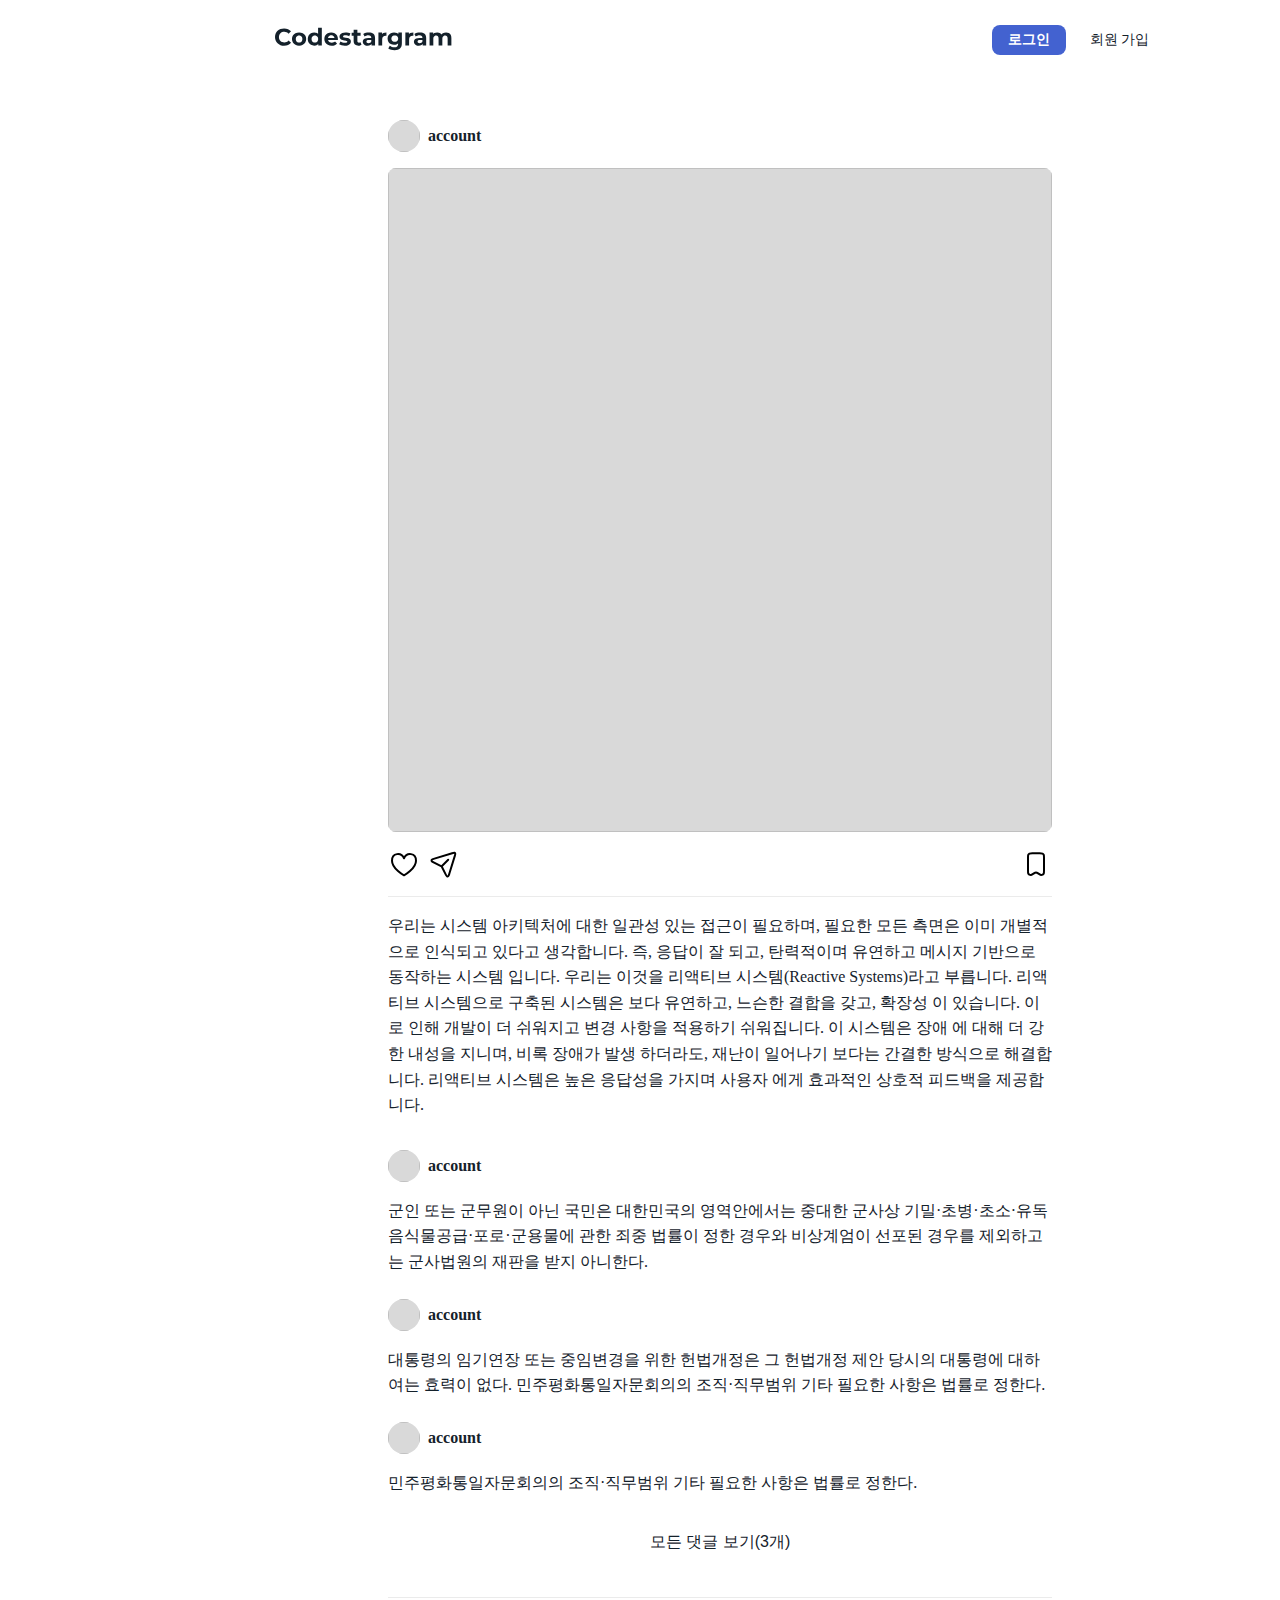
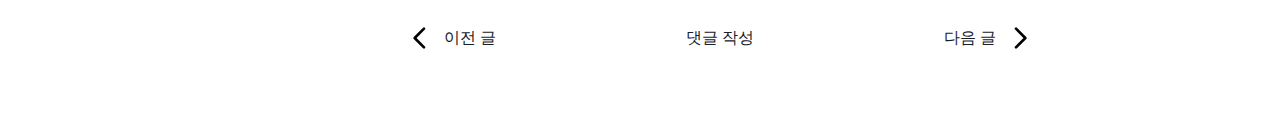
<file: src/main/resources/static/index.html>
<!DOCTYPE html>
<html>
<head>
    <meta charset="UTF-8"/>
    <meta name="viewport" content="width=device-width, initial-scale=1.0"/>
    <link href="./reset.css" rel="stylesheet"/>
    <link href="./global.css" rel="stylesheet"/>
    <link href="./main.css" rel="stylesheet"/>
</head>
<body>
<div class="container">
    <header class="header">
        <a href="/"><img src="./img/signiture.svg"/></a>
        <ul class="header__menu">
            <li class="header__menu__item">
                <a class="btn btn_contained btn_size_s" href="/login">로그인</a>
            </li>
            <li class="header__menu__item">
                <a class="btn btn_ghost btn_size_s" href="/registration">
                    회원 가입
                </a>
            </li>
        </ul>
    </header>
    <div class="wrapper">
        <div class="post">
            <div class="post__account">
                <img class="post__account__img"/>
                <p class="post__account__nickname">account</p>
            </div>
            <img class="post__img"/>
            <div class="post__menu">
                <ul class="post__menu__personal">
                    <li>
                        <button class="post__menu__btn">
                            <img src="./img/like.svg"/>
                        </button>
                    </li>
                    <li>
                        <button class="post__menu__btn">
                            <img src="./img/sendLink.svg"/>
                        </button>
                    </li>
                </ul>
                <button class="post__menu__btn">
                    <img src="./img/bookMark.svg"/>
                </button>
            </div>
            <p class="post__article">
                우리는 시스템 아키텍처에 대한 일관성 있는 접근이 필요하며, 필요한
                모든 측면은 이미 개별적으로 인식되고 있다고 생각합니다. 즉, 응답이
                잘 되고, 탄력적이며 유연하고 메시지 기반으로 동작하는 시스템 입니다.
                우리는 이것을 리액티브 시스템(Reactive Systems)라고 부릅니다.
                리액티브 시스템으로 구축된 시스템은 보다 유연하고, 느슨한 결합을
                갖고, 확장성 이 있습니다. 이로 인해 개발이 더 쉬워지고 변경 사항을
                적용하기 쉬워집니다. 이 시스템은 장애 에 대해 더 강한 내성을 지니며,
                비록 장애가 발생 하더라도, 재난이 일어나기 보다는 간결한 방식으로
                해결합니다. 리액티브 시스템은 높은 응답성을 가지며 사용자 에게
                효과적인 상호적 피드백을 제공합니다.
            </p>
        </div>
        <ul class="comment">
            <li class="comment__item">
                <div class="comment__item__user">
                    <img class="comment__item__user__img"/>
                    <p class="comment__item__user__nickname">account</p>
                </div>
                <p class="comment__item__article">
                    군인 또는 군무원이 아닌 국민은 대한민국의 영역안에서는 중대한
                    군사상 기밀·초병·초소·유독음식물공급·포로·군용물에 관한 죄중
                    법률이 정한 경우와 비상계엄이 선포된 경우를 제외하고는 군사법원의
                    재판을 받지 아니한다.
                </p>
            </li>
            <li class="comment__item">
                <div class="comment__item__user">
                    <img class="comment__item__user__img"/>
                    <p class="comment__item__user__nickname">account</p>
                </div>
                <p class="comment__item__article">
                    대통령의 임기연장 또는 중임변경을 위한 헌법개정은 그 헌법개정 제안
                    당시의 대통령에 대하여는 효력이 없다. 민주평화통일자문회의의
                    조직·직무범위 기타 필요한 사항은 법률로 정한다.
                </p>
            </li>
            <li class="comment__item">
                <div class="comment__item__user">
                    <img class="comment__item__user__img"/>
                    <p class="comment__item__user__nickname">account</p>
                </div>
                <p class="comment__item__article">
                    민주평화통일자문회의의 조직·직무범위 기타 필요한 사항은 법률로
                    정한다.
                </p>
            </li>
            <li class="comment__item hidden">
                <div class="comment__item__user">
                    <img class="comment__item__user__img"/>
                    <p class="comment__item__user__nickname">account</p>
                </div>
                <p class="comment__item__article">Comment 1</p>
            </li>
            <li class="comment__item hidden">
                <div class="comment__item__user">
                    <img class="comment__item__user__img"/>
                    <p class="comment__item__user__nickname">account</p>
                </div>
                <p class="comment__item__article">Comment 2</p>
            </li>
            <li class="comment__item hidden">
                <div class="comment__item__user">
                    <img class="comment__item__user__img"/>
                    <p class="comment__item__user__nickname">account</p>
                </div>
                <p class="comment__item__article">Comment 3</p>
            </li>
            <button id="show-all-btn" class="btn btn_ghost btn_size_m">
                모든 댓글 보기(3개)
            </button>
        </ul>
        <nav class="nav">
            <ul class="nav__menu">
                <li class="nav__menu__item">
                    <a class="nav__menu__item__btn" href="">
                        <img
                                class="nav__menu__item__img"
                                src="./img/ci_chevron-left.svg"
                        />
                        이전 글
                    </a>
                </li>
                <li class="nav__menu__item">
                    <a class="btn btn_ghost btn_size_m">댓글 작성</a>
                </li>
                <li class="nav__menu__item">
                    <a class="nav__menu__item__btn" href="">
                        다음 글
                        <img
                                class="nav__menu__item__img"
                                src="./img/ci_chevron-right.svg"
                        />
                    </a>
                </li>
            </ul>
        </nav>
    </div>
</div>
</body>
</html>
</file>
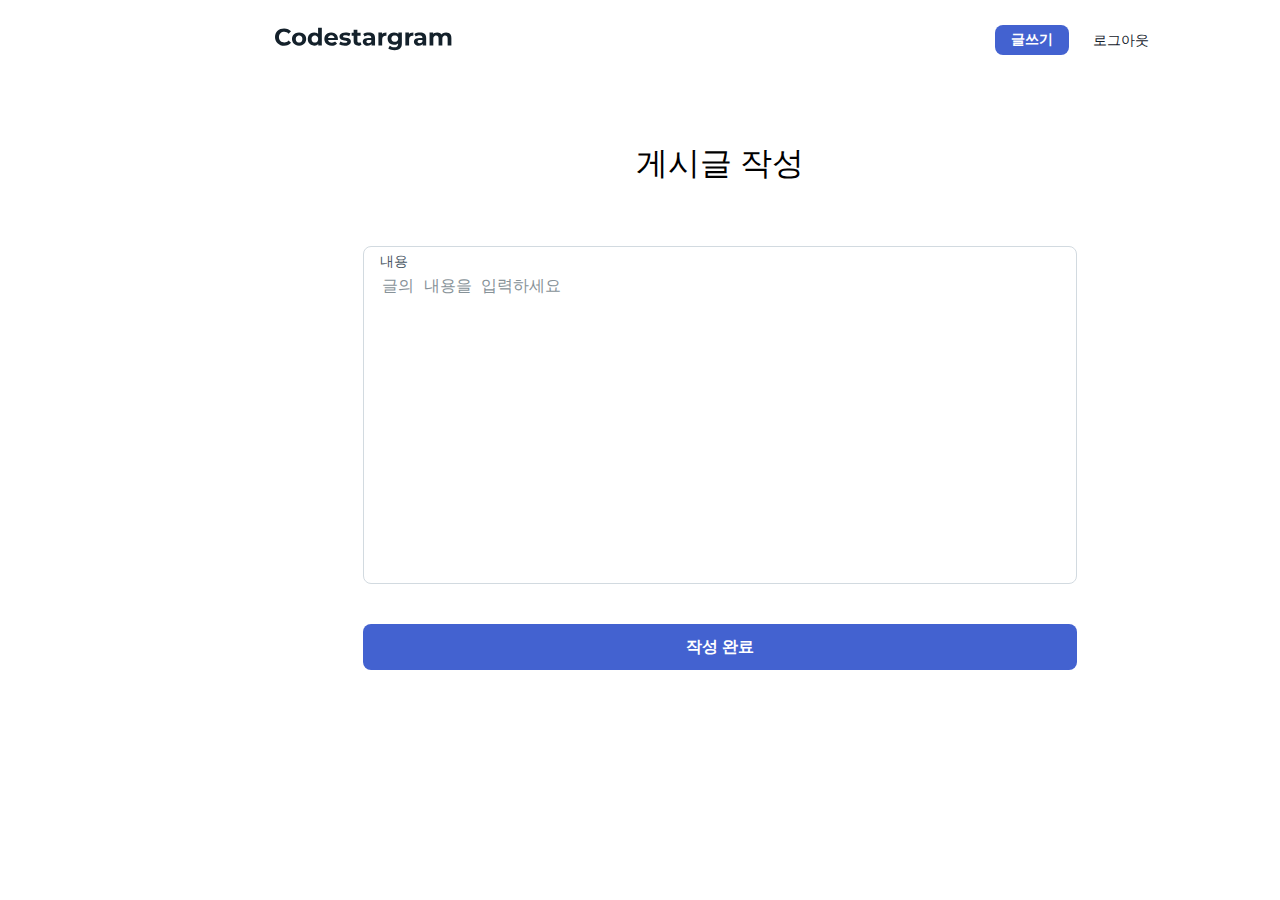
<file: src/main/resources/static/article/index.html>
<!DOCTYPE html>
<html>
<head>
    <meta charset="UTF-8"/>
    <meta name="viewport" content="width=device-width, initial-scale=1.0"/>
    <link href="../reset.css" rel="stylesheet"/>
    <link href="../global.css" rel="stylesheet"/>
</head>
<body>
<div class="container">
    <header class="header">
        <a href="/main"><img src="../img/signiture.svg"/></a>
        <ul class="header__menu">
            <li class="header__menu__item">
                <a class="btn btn_contained btn_size_s" href="/article">글쓰기</a>
            </li>
            <li class="header__menu__item">
                <button id="logout-btn" class="btn btn_ghost btn_size_s">
                    로그아웃
                </button>
            </li>
        </ul>
    </header>
    <div class="page">
        <h2 class="page-title">게시글 작성</h2>
        <form class="form">
            <div class="textfield textfield_size_m">
                <p class="title_textfield">내용</p>
                <textarea
                        class="input_textfield"
                        placeholder="글의 내용을 입력하세요"
                        autocomplete="username"
                ></textarea>
            </div>
            <button
                    id="registration-btn"
                    class="btn btn_contained btn_size_m"
                    style="margin-top: 24px"
                    type="button"
            >
                작성 완료
            </button>
        </form>
    </div>
</div>
</body>
</html>
</file>
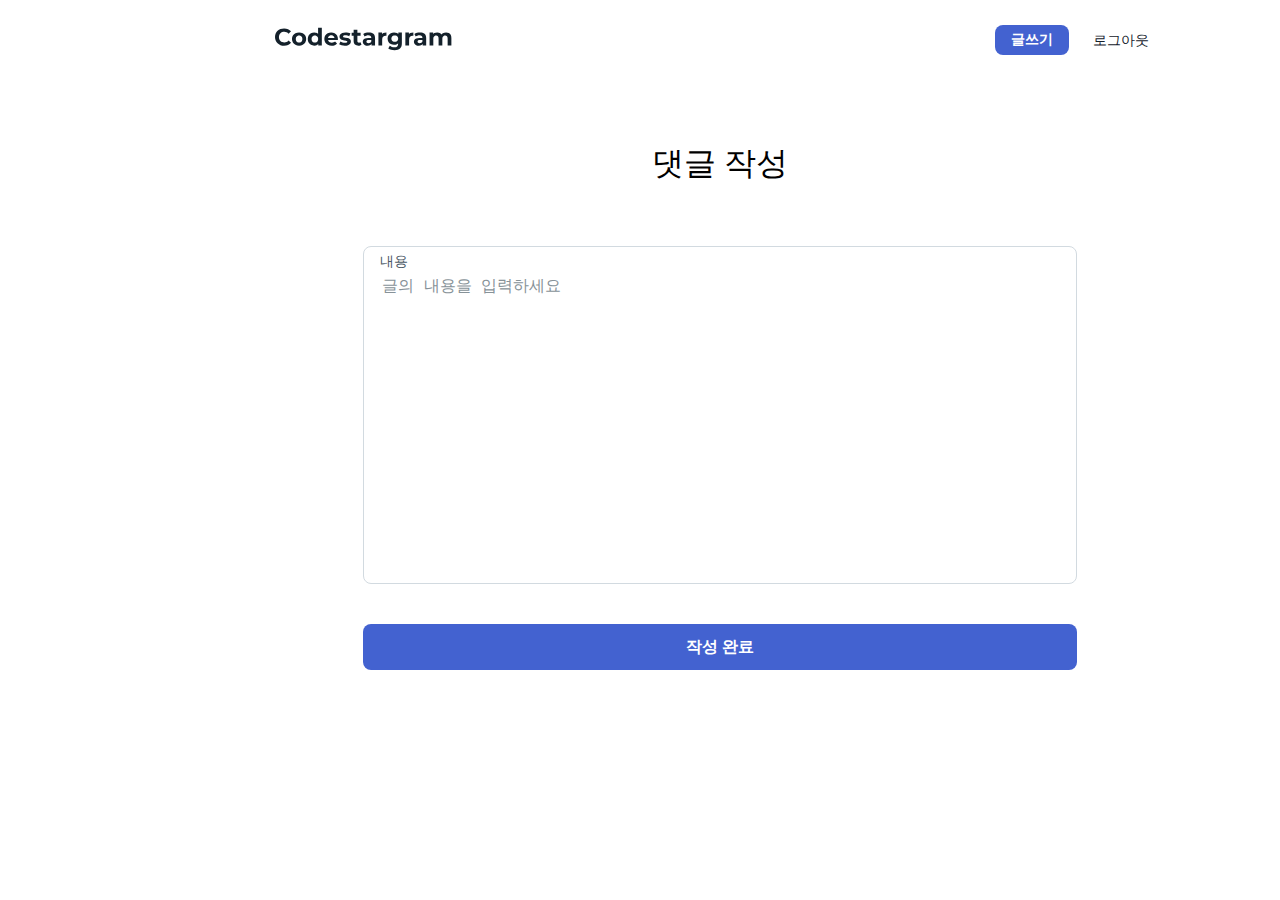
<file: src/main/resources/static/comment/index.html>
<!DOCTYPE html>
<html>
<head>
    <meta charset="UTF-8"/>
    <meta name="viewport" content="width=device-width, initial-scale=1.0"/>
    <link href="../reset.css" rel="stylesheet"/>
    <link href="../global.css" rel="stylesheet"/>
</head>
<body>
<div class="container">
    <header class="header">
        <a href="/main"><img src="../img/signiture.svg"/></a>
        <ul class="header__menu">
            <li class="header__menu__item">
                <a class="btn btn_contained btn_size_s" href="/article">글쓰기</a>
            </li>
            <li class="header__menu__item">
                <button id="logout-btn" class="btn btn_ghost btn_size_s">
                    로그아웃
                </button>
            </li>
        </ul>
    </header>
    <div class="page">
        <h2 class="page-title">댓글 작성</h2>
        <form class="form">
            <div class="textfield textfield_size_m">
                <p class="title_textfield">내용</p>
                <textarea
                        class="input_textfield"
                        placeholder="글의 내용을 입력하세요"
                        autocomplete="username"
                ></textarea>
            </div>
            <button
                    id="registration-btn"
                    class="btn btn_contained btn_size_m"
                    style="margin-top: 24px"
                    type="button"
            >
                작성 완료
            </button>
        </form>
    </div>
</div>
</body>
</html>
</file>
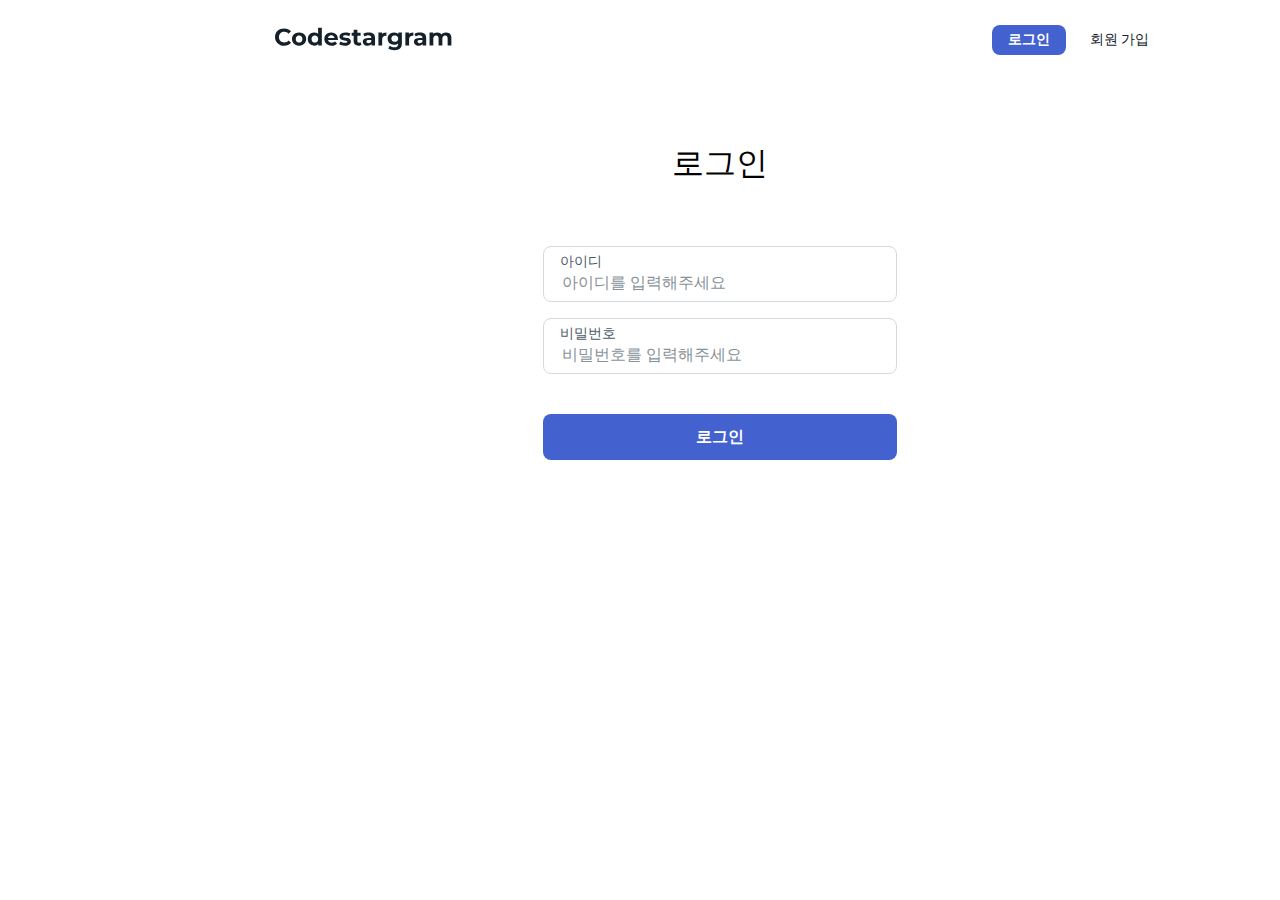
<file: src/main/resources/static/login/index.html>
<!DOCTYPE html>
<html>
<head>
    <meta charset="UTF-8"/>
    <meta name="viewport" content="width=device-width, initial-scale=1.0"/>
    <link href="../reset.css" rel="stylesheet"/>
    <link href="../global.css" rel="stylesheet"/>
</head>
<body>
<div class="container">
    <header class="header">
        <a href="/"><img src="../img/signiture.svg"/></a>
        <ul class="header__menu">
            <li class="header__menu__item">
                <a class="btn btn_contained btn_size_s" href="/login">로그인</a>
            </li>
            <li class="header__menu__item">
                <a class="btn btn_ghost btn_size_s" href="/registration">
                    회원 가입
                </a>
            </li>
        </ul>
    </header>
    <div class="page">
        <h2 class="page-title">로그인</h2>
        <form class="form">
            <div class="textfield textfield_size_s">
                <p class="title_textfield">아이디</p>
                <input
                        class="input_textfield"
                        placeholder="아이디를 입력해주세요"
                        autocomplete="username"
                />
            </div>
            <div class="textfield textfield_size_s">
                <p class="title_textfield">비밀번호</p>
                <input
                        class="input_textfield"
                        type="password"
                        placeholder="비밀번호를 입력해주세요"
                        autocomplete="current-password"
                />
            </div>
            <button
                    id="login-btn"
                    class="btn btn_contained btn_size_m"
                    style="margin-top: 24px"
                    type="button"
            >
                로그인
            </button>
        </form>
    </div>
</div>
</body>
</html>
</file>
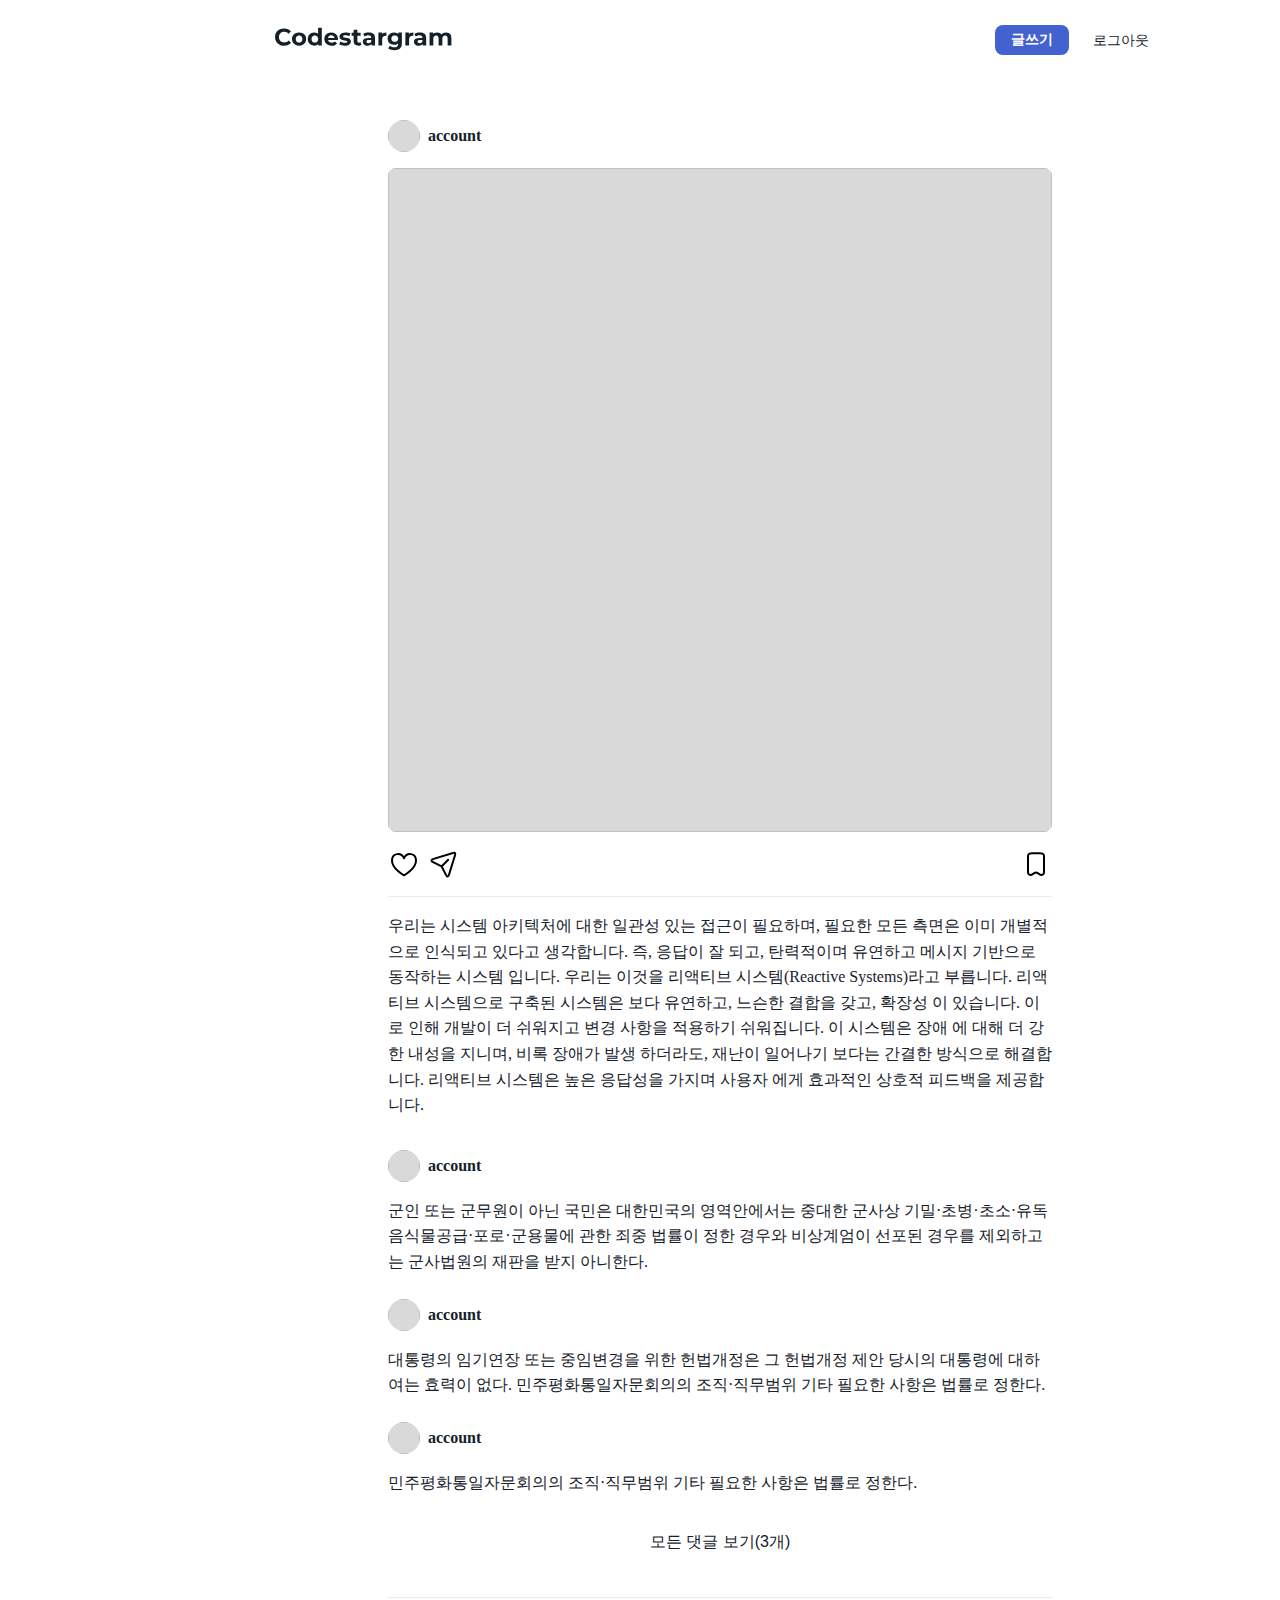
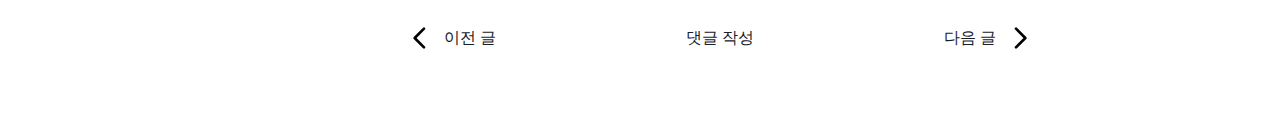
<file: src/main/resources/static/main/index.html>
<!DOCTYPE html>
<html>
<head>
    <meta charset="UTF-8"/>
    <meta name="viewport" content="width=device-width, initial-scale=1.0"/>
    <link href="../reset.css" rel="stylesheet"/>
    <link href="../global.css" rel="stylesheet"/>
    <link href="../main.css" rel="stylesheet"/>
</head>
<body>
<div class="container">
    <header class="header">
        <a href="/main"><img src="../img/signiture.svg"/></a>
        <ul class="header__menu">
            <li class="header__menu__item">
                <a class="btn btn_contained btn_size_s" href="/article">글쓰기</a>
            </li>
            <li class="header__menu__item">
                <button id="logout-btn" class="btn btn_ghost btn_size_s">
                    로그아웃
                </button>
            </li>
        </ul>
    </header>
    <div class="wrapper">
        <div class="post">
            <div class="post__account">
                <img class="post__account__img"/>
                <p class="post__account__nickname">account</p>
            </div>
            <img class="post__img"/>
            <div class="post__menu">
                <ul class="post__menu__personal">
                    <li>
                        <button class="post__menu__btn">
                            <img src="../img/like.svg"/>
                        </button>
                    </li>
                    <li>
                        <button class="post__menu__btn">
                            <img src="../img/sendLink.svg"/>
                        </button>
                    </li>
                </ul>
                <button class="post__menu__btn">
                    <img src="../img/bookMark.svg"/>
                </button>
            </div>
            <p class="post__article">
                우리는 시스템 아키텍처에 대한 일관성 있는 접근이 필요하며, 필요한
                모든 측면은 이미 개별적으로 인식되고 있다고 생각합니다. 즉, 응답이
                잘 되고, 탄력적이며 유연하고 메시지 기반으로 동작하는 시스템 입니다.
                우리는 이것을 리액티브 시스템(Reactive Systems)라고 부릅니다.
                리액티브 시스템으로 구축된 시스템은 보다 유연하고, 느슨한 결합을
                갖고, 확장성 이 있습니다. 이로 인해 개발이 더 쉬워지고 변경 사항을
                적용하기 쉬워집니다. 이 시스템은 장애 에 대해 더 강한 내성을 지니며,
                비록 장애가 발생 하더라도, 재난이 일어나기 보다는 간결한 방식으로
                해결합니다. 리액티브 시스템은 높은 응답성을 가지며 사용자 에게
                효과적인 상호적 피드백을 제공합니다.
            </p>
        </div>
        <ul class="comment">
            <li class="comment__item">
                <div class="comment__item__user">
                    <img class="comment__item__user__img"/>
                    <p class="comment__item__user__nickname">account</p>
                </div>
                <p class="comment__item__article">
                    군인 또는 군무원이 아닌 국민은 대한민국의 영역안에서는 중대한
                    군사상 기밀·초병·초소·유독음식물공급·포로·군용물에 관한 죄중
                    법률이 정한 경우와 비상계엄이 선포된 경우를 제외하고는 군사법원의
                    재판을 받지 아니한다.
                </p>
            </li>
            <li class="comment__item">
                <div class="comment__item__user">
                    <img class="comment__item__user__img"/>
                    <p class="comment__item__user__nickname">account</p>
                </div>
                <p class="comment__item__article">
                    대통령의 임기연장 또는 중임변경을 위한 헌법개정은 그 헌법개정 제안
                    당시의 대통령에 대하여는 효력이 없다. 민주평화통일자문회의의
                    조직·직무범위 기타 필요한 사항은 법률로 정한다.
                </p>
            </li>
            <li class="comment__item">
                <div class="comment__item__user">
                    <img class="comment__item__user__img"/>
                    <p class="comment__item__user__nickname">account</p>
                </div>
                <p class="comment__item__article">
                    민주평화통일자문회의의 조직·직무범위 기타 필요한 사항은 법률로
                    정한다.
                </p>
            </li>
            <li class="comment__item hidden">
                <div class="comment__item__user">
                    <img class="comment__item__user__img"/>
                    <p class="comment__item__user__nickname">account</p>
                </div>
                <p class="comment__item__article">Comment 1</p>
            </li>
            <li class="comment__item hidden">
                <div class="comment__item__user">
                    <img class="comment__item__user__img"/>
                    <p class="comment__item__user__nickname">account</p>
                </div>
                <p class="comment__item__article">Comment 2</p>
            </li>
            <li class="comment__item hidden">
                <div class="comment__item__user">
                    <img class="comment__item__user__img"/>
                    <p class="comment__item__user__nickname">account</p>
                </div>
                <p class="comment__item__article">Comment 3</p>
            </li>
            <button id="show-all-btn" class="btn btn_ghost btn_size_m">
                모든 댓글 보기(3개)
            </button>
        </ul>
        <nav class="nav">
            <ul class="nav__menu">
                <li class="nav__menu__item">
                    <a class="nav__menu__item__btn" href="">
                        <img
                                class="nav__menu__item__img"
                                src="../img/ci_chevron-left.svg"
                        />
                        이전 글
                    </a>
                </li>
                <li class="nav__menu__item">
                    <a class="btn btn_ghost btn_size_m" href="/comment">댓글 작성</a>
                </li>
                <li class="nav__menu__item">
                    <a class="nav__menu__item__btn" href="">
                        다음 글
                        <img
                                class="nav__menu__item__img"
                                src="../img/ci_chevron-right.svg"
                        />
                    </a>
                </li>
            </ul>
        </nav>
    </div>
</div>
</body>
</html>
</file>
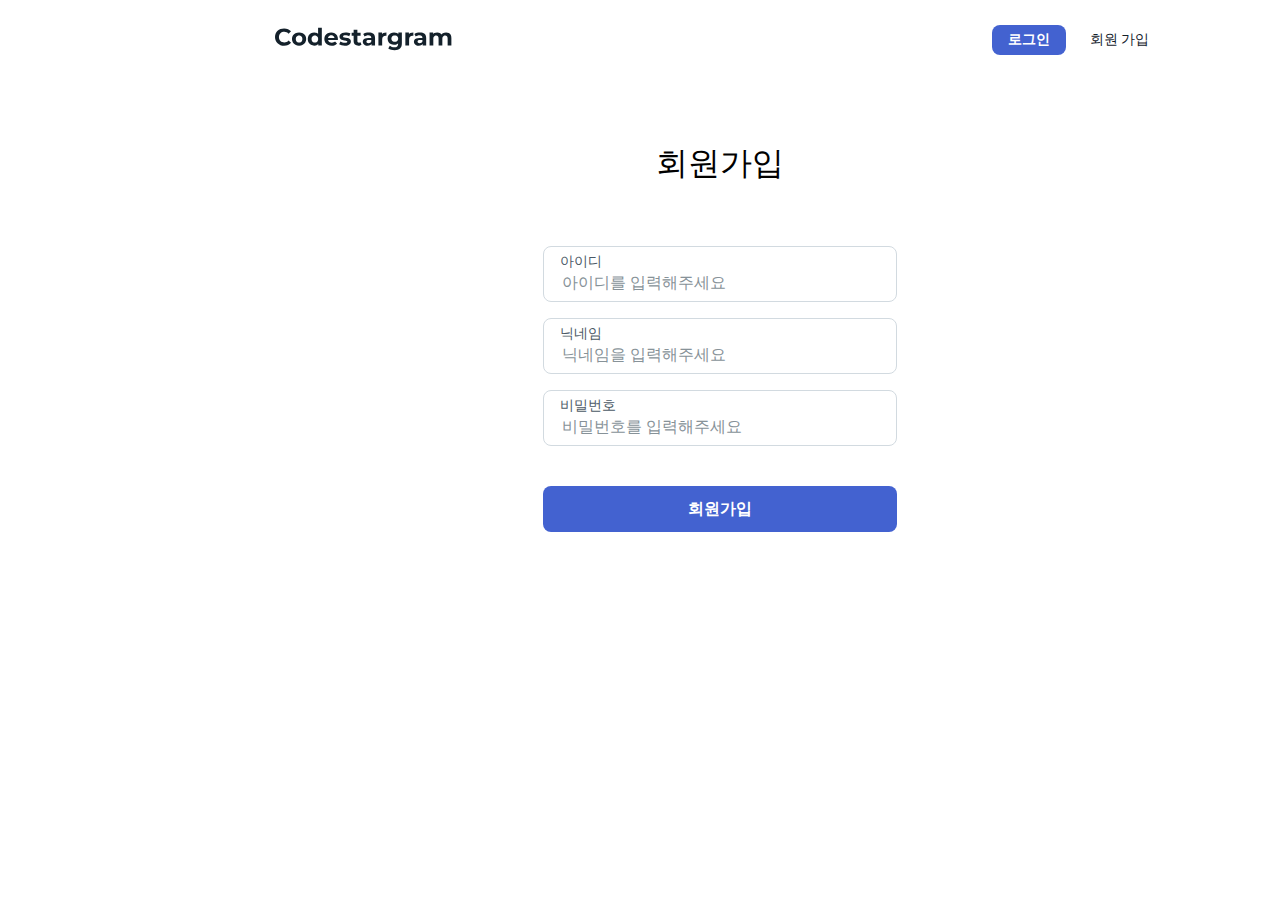
<file: src/main/resources/static/registration/index.html>
<!DOCTYPE html>
<html>
<head>
    <meta charset="UTF-8"/>
    <meta name="viewport" content="width=device-width, initial-scale=1.0"/>
    <link href="../reset.css" rel="stylesheet"/>
    <link href="../global.css" rel="stylesheet"/>
</head>
<body>
<div class="container">
    <header class="header">
        <a href="/"><img src="../img/signiture.svg"/></a>
        <ul class="header__menu">
            <li class="header__menu__item">
                <a class="btn btn_contained btn_size_s" href="/login">로그인</a>
            </li>
            <li class="header__menu__item">
                <a class="btn btn_ghost btn_size_s" href="/registration">
                    회원 가입
                </a>
            </li>
        </ul>
    </header>
    <div class="page">
        <h2 class="page-title">회원가입</h2>
        <form class="form">
            <div class="textfield textfield_size_s">
                <p class="title_textfield">아이디</p>
                <input
                        class="input_textfield"
                        placeholder="아이디를 입력해주세요"
                        autocomplete="username"
                />
            </div>
            <div class="textfield textfield_size_s">
                <p class="title_textfield">닉네임</p>
                <input
                        class="input_textfield"
                        placeholder="닉네임을 입력해주세요"
                        autocomplete="username"
                />
            </div>
            <div class="textfield textfield_size_s">
                <p class="title_textfield">비밀번호</p>
                <input
                        class="input_textfield"
                        type="password"
                        placeholder="비밀번호를 입력해주세요"
                        autocomplete="current-password"
                />
            </div>
            <button
                    id="registration-btn"
                    class="btn btn_contained btn_size_m"
                    style="margin-top: 24px"
                    type="button"
            >
                회원가입
            </button>
        </form>
    </div>
</div>
</body>
</html>
</file>
<file: src/main/resources/static/global.css>
.container {
    min-width: 1440px;
    max-width: 100vw;
    display: flex;
    flex-direction: column;
    align-items: center;
}

.header {
    display: flex;
    justify-content: space-between;
    align-items: center;
    width: 890px;
    height: 80px;
}

.header__menu {
    display: flex;
    justify-content: space-between;
    gap: 8px;
}

.header__menu__item {
    display: flex;
    justify-content: center;
    align-items: center;
}

.page {
    display: flex;
    flex-direction: column;
}

.page-title {
    font-weight: 500;
    font-size: 32px;
    line-height: 38.19px;
    padding: 64px 0;
    text-align: center;
}

.btn {
    border: none;
    border-radius: 8px;
    text-decoration: none;
    cursor: pointer;
    text-align: center;
}

.btn.hidden {
    display: none;
}

.btn_ghost {
    font-weight: 500;
    font-size: 14px;
    line-height: 14px;
    background: transparent;
    color: #14212b;
}

.btn_contained {
    font-weight: 700;
    font-size: 14px;
    line-height: 14px;
    background: #4362d0;
    color: #ffffff;
}

.btn_size_s {
    padding: 8px 16px;
    font-size: 14px;
    line-height: 14px;
}

.btn_size_m {
    padding: 16px;
    font-size: 16px;
    line-height: 14px;
}

.form {
    display: flex;
    flex-direction: column;
    gap: 16px;
}

.textfield {
    display: flex;
    flex-direction: column;
    border-radius: 8px;
    border: 1px solid #d2dae0;
}

.textfield_size_s {
    gap: 4px;
    padding: 8px 16px;
    width: 320px;
}

.textfield_size_m {
    gap: 4px;
    padding: 8px 16px;
    width: 680px;
    height: 320px;
}

.title_textfield {
    height: 14px;
    font-weight: 500;
    font-size: 14px;
    line-height: 14px;
    color: #4b5966;
}

.input_textfield {
    height: 100%;
    font-weight: 400;
    font-size: 16px;
    line-height: 25.6px;
    border-width: 0;
    outline: none;
    color: #4b5966;
    resize: none;
}

.input_textfield::placeholder {
    color: #879298;
}

.textfield__btn {
    margin-top: 32px;
    padding: 16px;
    border: none;
    border-radius: 8px;
    text-decoration: none;
    font-weight: 700;
    font-size: 14px;
    line-height: 14px;
    background: #4362d0;
    color: #ffffff;
    cursor: hover;
}
</file>
<file: src/main/resources/static/main.css>
.wrapper {
    display: flex;
    flex-direction: column;
    justify-content: space-between;
    align-items: center;
    padding: 40px 113px;
    gap: 32px;
}

.post {
    display: flex;
    flex-direction: column;
    align-items: start;
    gap: 16px;
}

.post__account {
    display: flex;
    align-items: center;
    gap: 8px;
}

.post__account__img {
    width: 32px;
    height: 32px;
    background: #d9d9d9;
    border-radius: 50%;
}

.post__account__nickname {
    font-weight: 700;
    font-size: 16px;
    line-height: 25.6px;
    color: #14212b;
}

.post__img {
    width: 664px;
    height: 664px;
    border-radius: 8px;
    background: #d9d9d9;
}

.post__article {
    width: 664px;
    font-weight: 400;
    font-size: 16px;
    line-height: 25.6px;
    color: #14212b;
}

.post__menu {
    width: 100%;
    display: flex;
    justify-content: space-between;
    height: 48px;
    border-bottom: 1px solid #ebebeb;
}

.post__menu__personal {
    display: flex;
    gap: 8px;
}

.post__menu__btn {
    width: 32px;
    height: 32px;
    padding: 0;
    margin: 0;
    border: 0;
    background: transparent;
}

.comment {
    display: flex;
    flex-direction: column;
    gap: 24px;
}

.comment__item {
    display: flex;
    flex-direction: column;
    gap: 16px;
}

.comment__item.hidden {
    display: none;
}

.comment__item__user {
    display: flex;
    align-items: center;
    gap: 8px;
}

.comment__item__user__img {
    width: 32px;
    height: 32px;
    background: #d9d9d9;
    border-radius: 50%;
}

.comment__item__user__nickname {
    font-weight: 700;
    font-size: 16px;
    line-height: 25.6px;
    color: #14212b;
}

.comment__item__article {
    width: 664px;
    font-weight: 400;
    font-size: 16px;
    line-height: 25.6px;
    color: #14212b;
}

.nav {
    width: 664px;
    padding: 16px 0px;
    border-top: 1px solid #ebebeb;
}

.nav__menu {
    display: flex;
    justify-content: space-between;
    align-items: center;
}

.nav__menu__item {
}

.nav__menu__item__btn {
    display: flex;
    justify-content: space-between;
    align-items: center;
    padding: 8px 16px;
    gap: 8px;
    text-decoration: none;
    color: #14212b;
}

.nav__menu__item__img {
    width: 32px;
    height: 32px;
}
</file>
